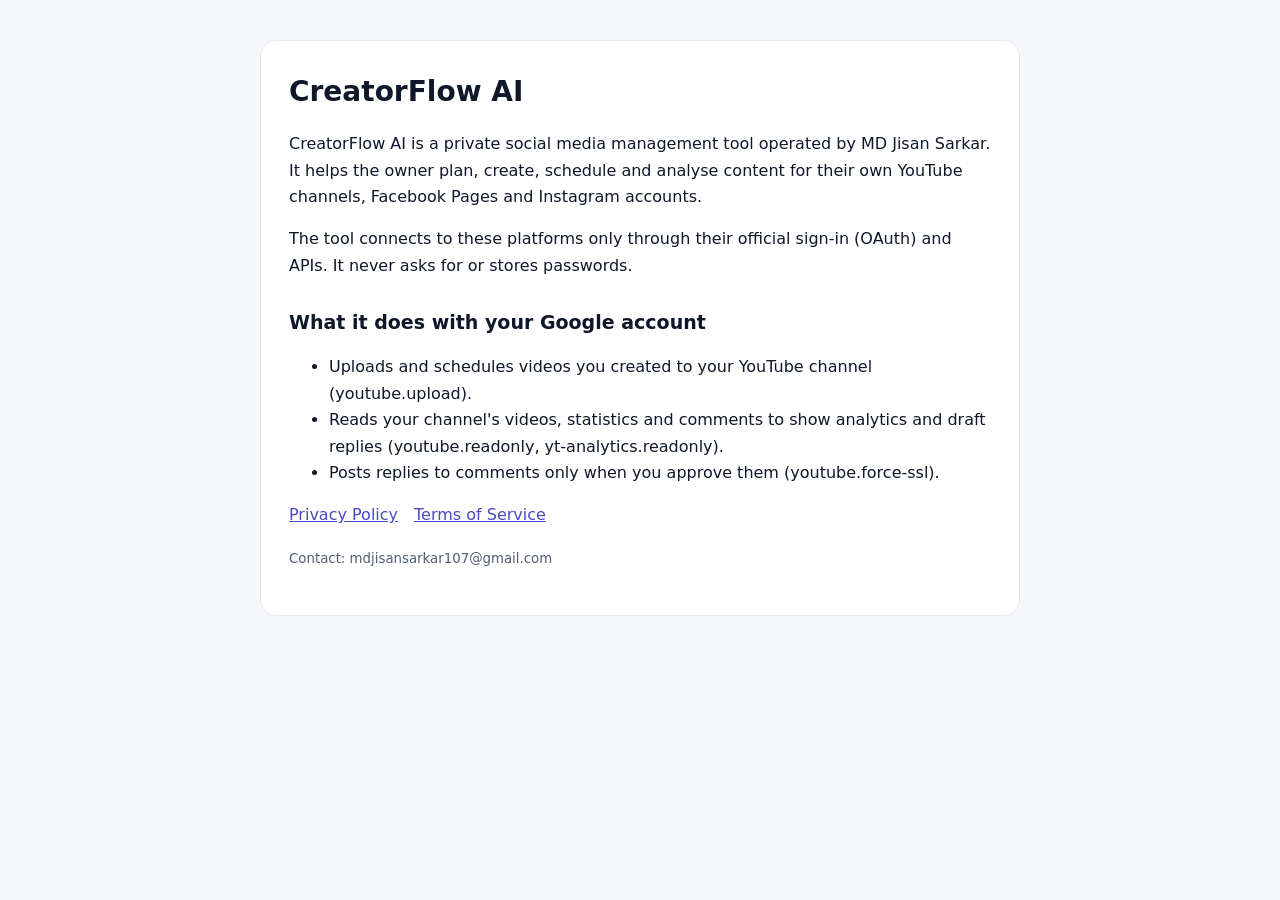
<file: index.html>
<!doctype html><html lang="en"><head><meta charset="utf-8"><meta name="viewport" content="width=device-width,initial-scale=1"><title>CreatorFlow AI</title><link rel="stylesheet" href="style.css"></head><body><div class="card">
<h1>CreatorFlow AI</h1>
<p>CreatorFlow AI is a private social media management tool operated by MD Jisan Sarkar. It helps the owner plan, create, schedule and analyse content for their own YouTube channels, Facebook Pages and Instagram accounts.</p>
<p>The tool connects to these platforms only through their official sign-in (OAuth) and APIs. It never asks for or stores passwords.</p>
<h2>What it does with your Google account</h2>
<ul><li>Uploads and schedules videos you created to your YouTube channel (youtube.upload).</li><li>Reads your channel's videos, statistics and comments to show analytics and draft replies (youtube.readonly, yt-analytics.readonly).</li><li>Posts replies to comments only when you approve them (youtube.force-ssl).</li></ul>
<nav><a href="privacy.html">Privacy Policy</a><a href="terms.html">Terms of Service</a></nav>
<p><small>Contact: mdjisansarkar107@gmail.com</small></p></div></body></html>
</file>
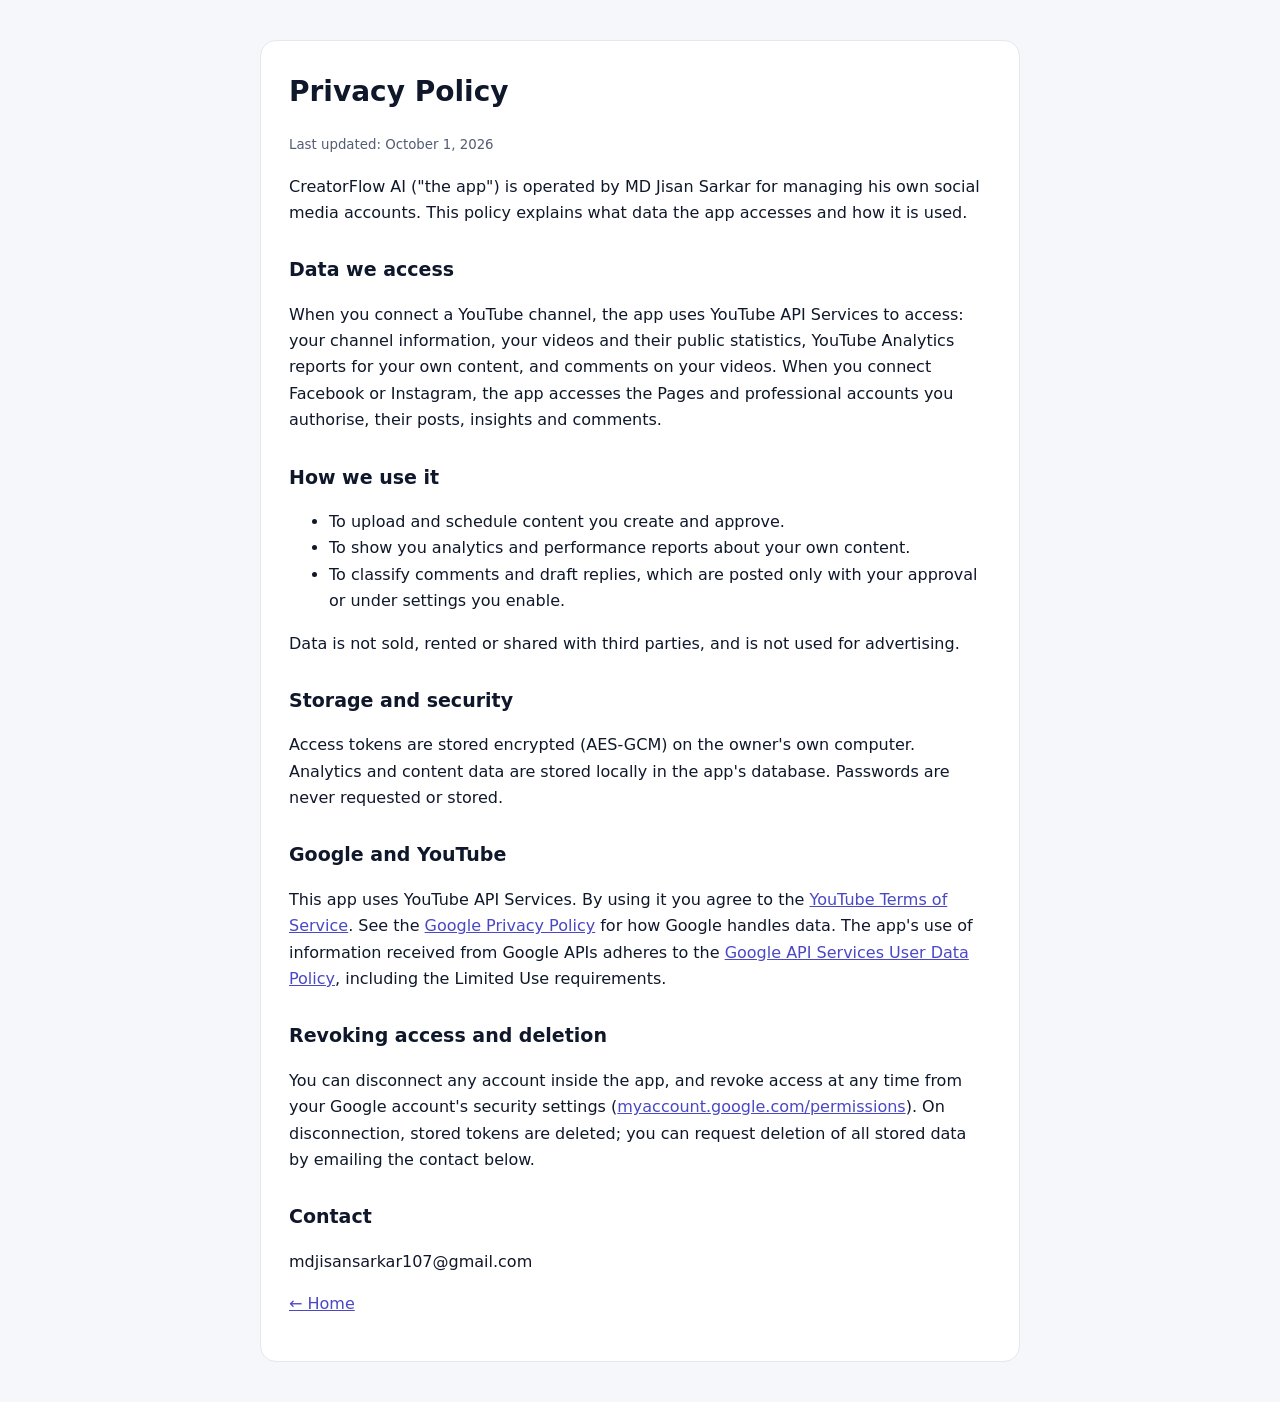
<file: privacy.html>
<!doctype html><html lang="en"><head><meta charset="utf-8"><meta name="viewport" content="width=device-width,initial-scale=1"><title>Privacy Policy · CreatorFlow AI</title><link rel="stylesheet" href="style.css"></head><body><div class="card">
<h1>Privacy Policy</h1><p><small>Last updated: October 1, 2026</small></p>
<p>CreatorFlow AI ("the app") is operated by MD Jisan Sarkar for managing his own social media accounts. This policy explains what data the app accesses and how it is used.</p>
<h2>Data we access</h2>
<p>When you connect a YouTube channel, the app uses YouTube API Services to access: your channel information, your videos and their public statistics, YouTube Analytics reports for your own content, and comments on your videos. When you connect Facebook or Instagram, the app accesses the Pages and professional accounts you authorise, their posts, insights and comments.</p>
<h2>How we use it</h2>
<ul><li>To upload and schedule content you create and approve.</li><li>To show you analytics and performance reports about your own content.</li><li>To classify comments and draft replies, which are posted only with your approval or under settings you enable.</li></ul>
<p>Data is not sold, rented or shared with third parties, and is not used for advertising.</p>
<h2>Storage and security</h2>
<p>Access tokens are stored encrypted (AES-GCM) on the owner's own computer. Analytics and content data are stored locally in the app's database. Passwords are never requested or stored.</p>
<h2>Google and YouTube</h2>
<p>This app uses YouTube API Services. By using it you agree to the <a href="https://www.youtube.com/t/terms">YouTube Terms of Service</a>. See the <a href="https://policies.google.com/privacy">Google Privacy Policy</a> for how Google handles data. The app's use of information received from Google APIs adheres to the <a href="https://developers.google.com/terms/api-services-user-data-policy">Google API Services User Data Policy</a>, including the Limited Use requirements.</p>
<h2>Revoking access and deletion</h2>
<p>You can disconnect any account inside the app, and revoke access at any time from your Google account's security settings (<a href="https://myaccount.google.com/permissions">myaccount.google.com/permissions</a>). On disconnection, stored tokens are deleted; you can request deletion of all stored data by emailing the contact below.</p>
<h2>Contact</h2><p>mdjisansarkar107@gmail.com</p>
<p><a href="index.html">← Home</a></p></div></body></html>
</file>
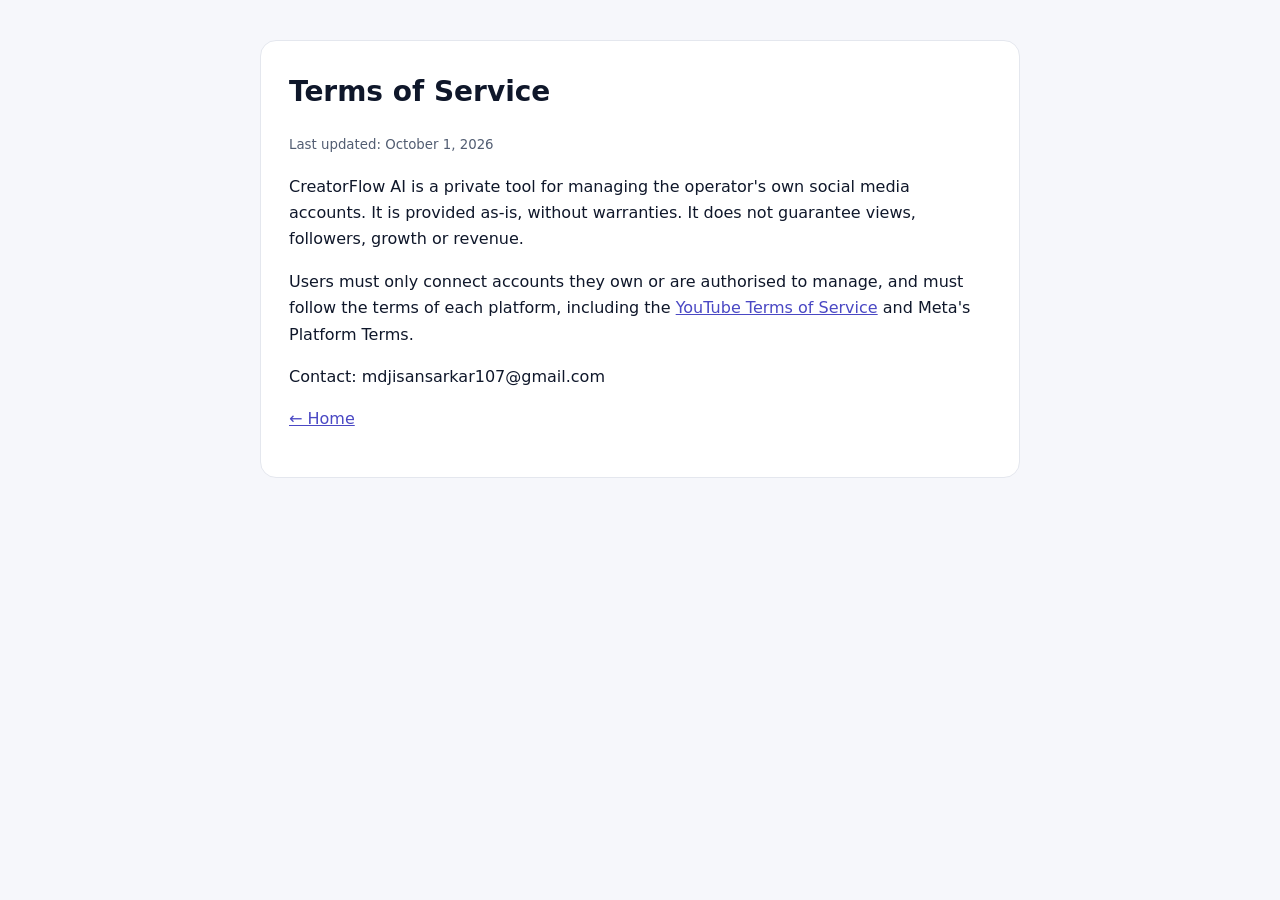
<file: terms.html>
<!doctype html><html lang="en"><head><meta charset="utf-8"><meta name="viewport" content="width=device-width,initial-scale=1"><title>Terms of Service · CreatorFlow AI</title><link rel="stylesheet" href="style.css"></head><body><div class="card">
<h1>Terms of Service</h1><p><small>Last updated: October 1, 2026</small></p>
<p>CreatorFlow AI is a private tool for managing the operator's own social media accounts. It is provided as-is, without warranties. It does not guarantee views, followers, growth or revenue.</p>
<p>Users must only connect accounts they own or are authorised to manage, and must follow the terms of each platform, including the <a href="https://www.youtube.com/t/terms">YouTube Terms of Service</a> and Meta's Platform Terms.</p>
<p>Contact: mdjisansarkar107@gmail.com</p><p><a href="index.html">← Home</a></p></div></body></html>
</file>
<file: style.css>
body{font-family:system-ui,-apple-system,"Segoe UI",sans-serif;max-width:760px;margin:0 auto;padding:40px 20px;color:#0f172a;line-height:1.65;background:#f6f7fb}
h1{font-size:28px;margin:0 0 8px}h2{font-size:19px;margin-top:28px}a{color:#4a48c4}
.card{background:#fff;border:1px solid #e4e7ee;border-radius:16px;padding:28px}nav a{margin-right:16px}small{color:#525d72}
</file>
